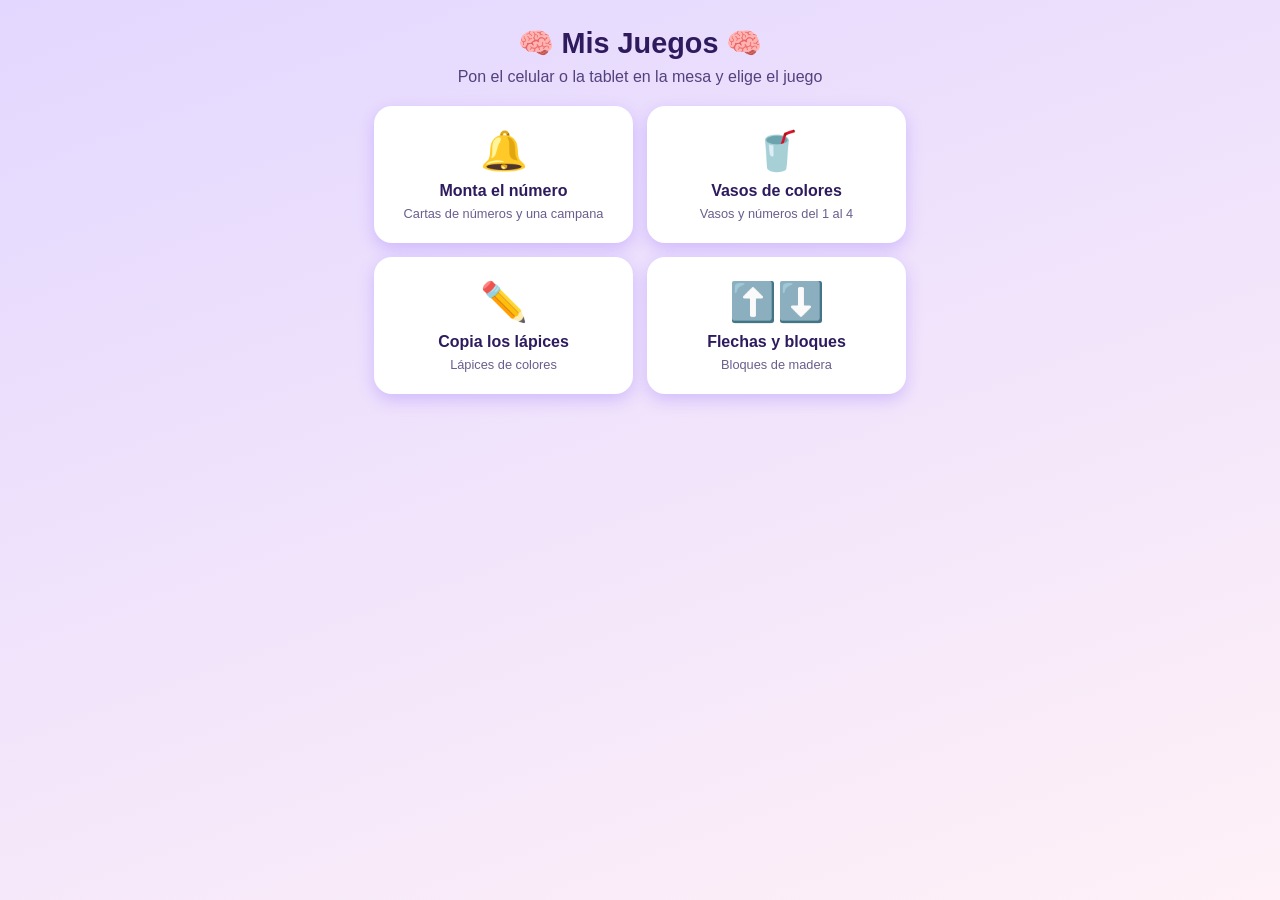
<file: index.html>
<!DOCTYPE html>
<html lang="es">
<head>
  <meta charset="UTF-8">
  <meta name="viewport" content="width=device-width, initial-scale=1">
  <title>Mis Juegos 🧠</title>
  <link rel="stylesheet" href="css/style.css">
</head>
<body>
  <main class="container">
    <h1>🧠 Mis Juegos 🧠</h1>
    <p class="subtitle">Pon el celular o la tablet en la mesa y elige el juego</p>
    <nav class="menu">
      <a class="card" href="html/numero.html"><span>🔔</span>Monta el número<small>Cartas de números y una campana</small></a>
      <a class="card" href="html/vasos.html"><span>🥤</span>Vasos de colores<small>Vasos y números del 1 al 4</small></a>
      <a class="card" href="html/lapices.html"><span>✏️</span>Copia los lápices<small>Lápices de colores</small></a>
      <a class="card" href="html/flechas.html"><span>⬆️⬇️</span>Flechas y bloques<small>Bloques de madera</small></a>
    </nav>
  </main>
</body>
</html>
</file>
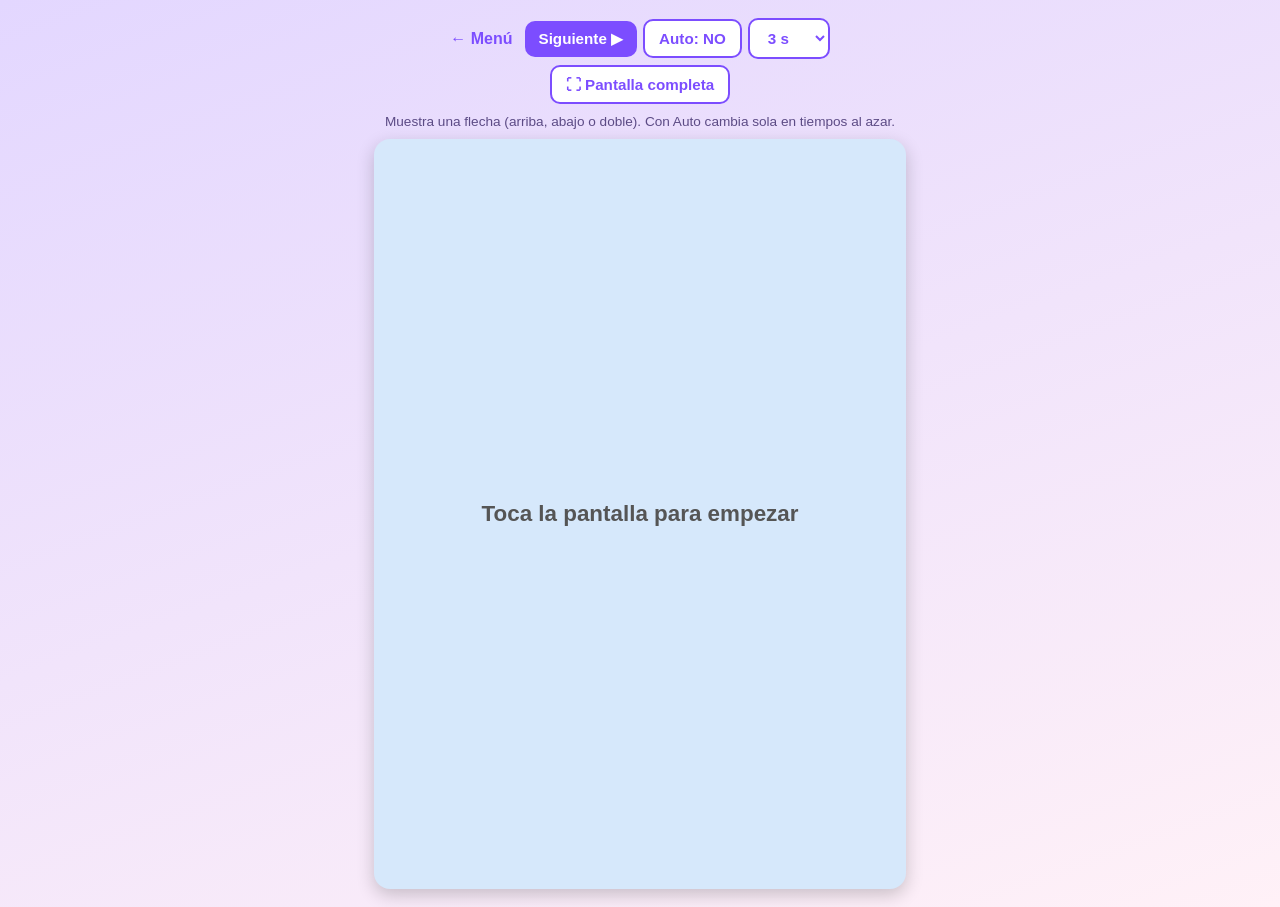
<file: html/flechas.html>
<!DOCTYPE html>
<html lang="es">
<head>
  <meta charset="UTF-8">
  <meta name="viewport" content="width=device-width, initial-scale=1">
  <title>Flechas y bloques</title>
  <link rel="stylesheet" href="../css/style.css">
</head>
<body>
  <main class="container">
    <div class="bar">
      <a class="back" href="../index.html">← Menú</a>
      <button id="next">Siguiente ▶</button>
      <button id="auto" class="alt">Auto: NO</button>
      <select id="secs"><option value="2">2 s</option><option value="3">3 s</option><option value="4">4 s</option><option value="5">5 s</option><option value="6">6 s</option><option value="8">8 s</option><option value="10">10 s</option></select>
      <button id="full" class="alt">⛶ Pantalla completa</button>
    </div>
    <p class="help">Muestra una flecha (arriba, abajo o doble). Con Auto cambia sola en tiempos al azar.</p>
    <div class="screen" id="screen">
      <div id="stage"></div>
      <div id="prog"></div>
      <button id="exit">✕</button>
    </div>
  </main>
  <script src="../js/pantalla.js"></script>
  <script src="../js/flechas.js"></script>
</body>
</html>
</file>
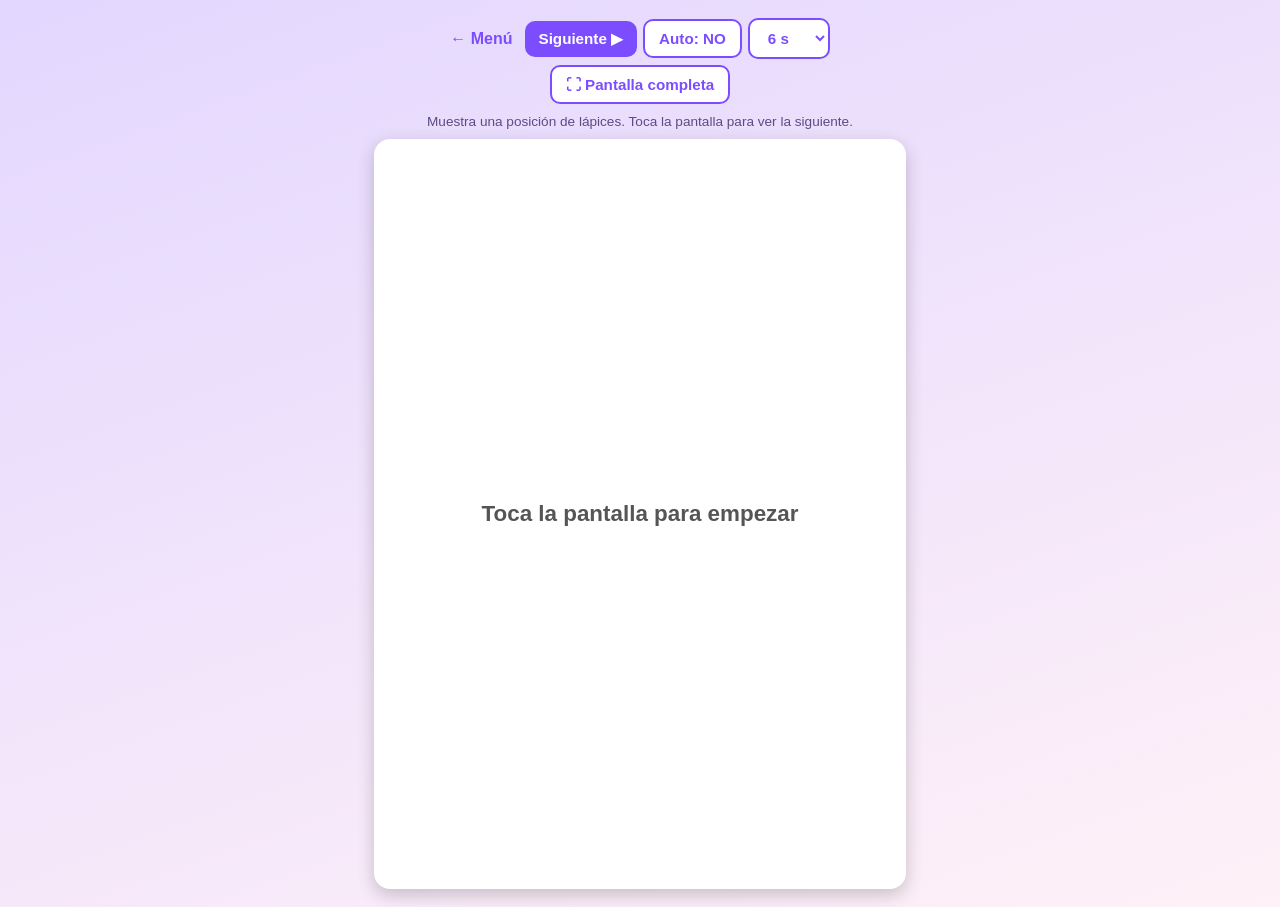
<file: html/lapices.html>
<!DOCTYPE html>
<html lang="es">
<head>
  <meta charset="UTF-8">
  <meta name="viewport" content="width=device-width, initial-scale=1">
  <title>Copia los lápices</title>
  <link rel="stylesheet" href="../css/style.css">
</head>
<body>
  <main class="container">
    <div class="bar">
      <a class="back" href="../index.html">← Menú</a>
      <button id="next">Siguiente ▶</button>
      <button id="auto" class="alt">Auto: NO</button>
      <select id="secs"><option value="2">2 s</option><option value="3">3 s</option><option value="4">4 s</option><option value="5">5 s</option><option value="6">6 s</option><option value="8">8 s</option><option value="10">10 s</option></select>
      <button id="full" class="alt">⛶ Pantalla completa</button>
    </div>
    <p class="help">Muestra una posición de lápices. Toca la pantalla para ver la siguiente.</p>
    <div class="screen" id="screen">
      <div id="stage"></div>
      <div id="prog"></div>
      <button id="exit">✕</button>
    </div>
  </main>
  <script src="../js/pantalla.js"></script>
  <script src="../js/lapices.js"></script>
</body>
</html>
</file>
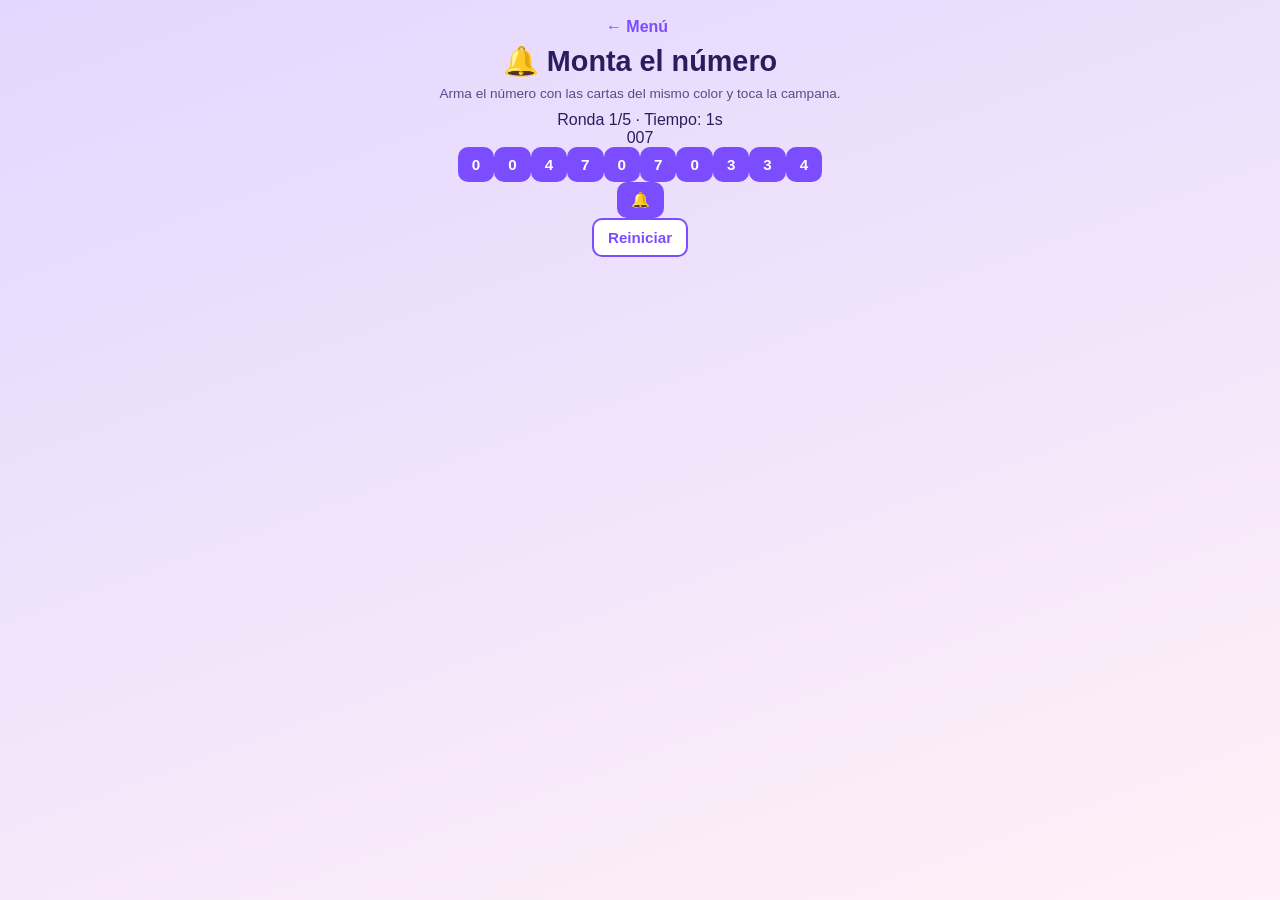
<file: html/montar-numero.html>
<!DOCTYPE html>
<html lang="es">
<head>
  <meta charset="UTF-8">
  <meta name="viewport" content="width=device-width, initial-scale=1">
  <title>🔔 Monta el número</title>
  <link rel="stylesheet" href="../css/style.css">
</head>
<body>
  <main class="container">
    <a class="back" href="../index.html">← Menú</a>
    <h1>🔔 Monta el número</h1>
    <p class="help">Arma el número con las cartas del mismo color y toca la campana.</p>
    <p class="info">Ronda <span id="round">1</span>/5 · Tiempo: <span id="time">0</span>s</p>
    <div class="numcard" id="target"></div>
    <div class="slots" id="slots"></div>
    <div class="hand" id="hand"></div>
    <button class="bell" id="bell">🔔</button>
    <p class="msg" id="msg"></p>
    <button class="alt" id="reset">Reiniciar</button>
  </main>
  <script src="../js/montar-numero.js"></script>
</body>
</html>
</file>
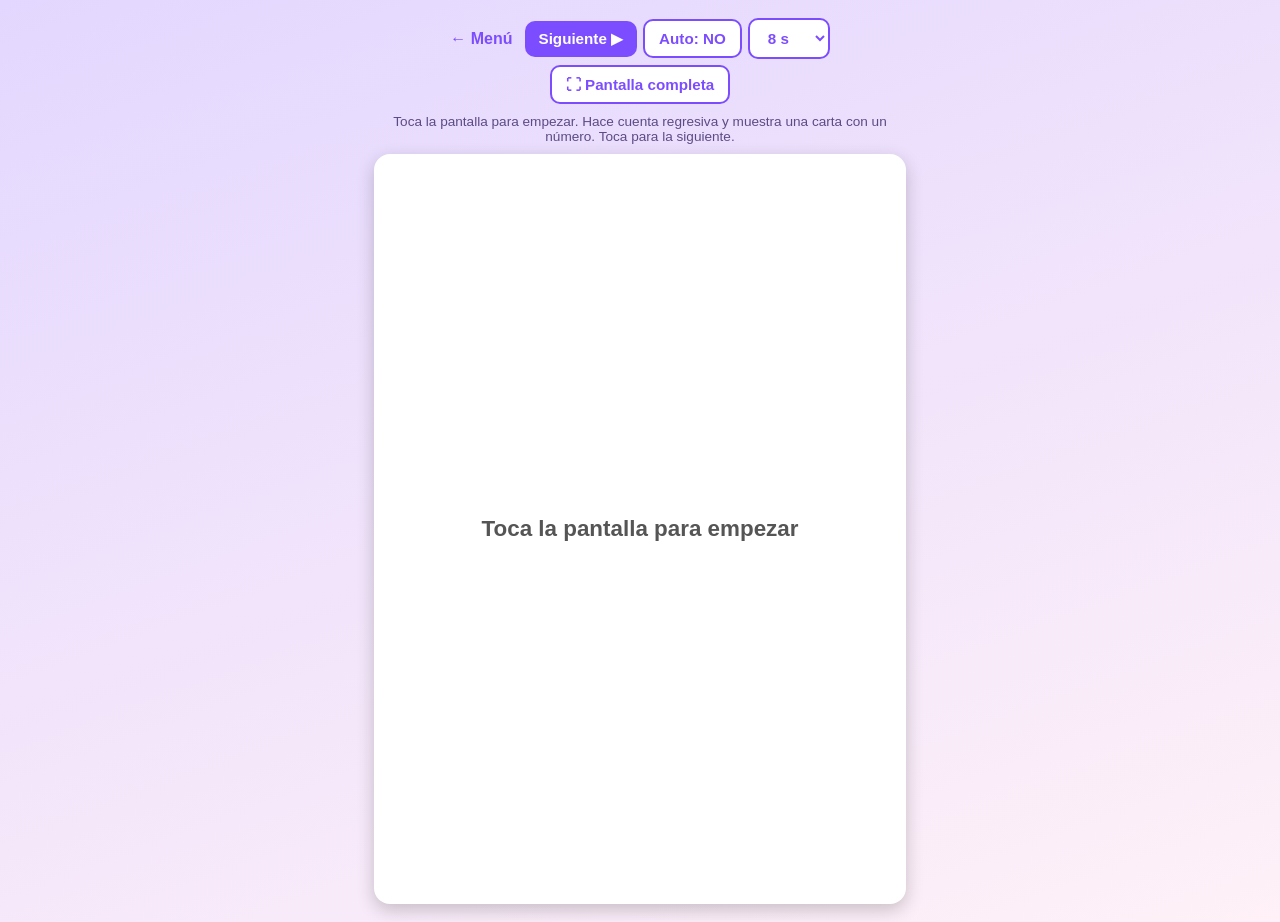
<file: html/numero.html>
<!DOCTYPE html>
<html lang="es">
<head>
  <meta charset="UTF-8">
  <meta name="viewport" content="width=device-width, initial-scale=1">
  <title>Monta el número</title>
  <link rel="stylesheet" href="../css/style.css">
</head>
<body>
  <main class="container">
    <div class="bar">
      <a class="back" href="../index.html">← Menú</a>
      <button id="next">Siguiente ▶</button>
      <button id="auto" class="alt">Auto: NO</button>
      <select id="secs"><option value="2">2 s</option><option value="3">3 s</option><option value="4">4 s</option><option value="5">5 s</option><option value="6">6 s</option><option value="8">8 s</option><option value="10">10 s</option></select>
      <button id="full" class="alt">⛶ Pantalla completa</button>
    </div>
    <p class="help">Toca la pantalla para empezar. Hace cuenta regresiva y muestra una carta con un número. Toca para la siguiente.</p>
    <div class="screen" id="screen">
      <div id="stage"></div>
      <div id="prog"></div>
      <button id="exit">✕</button>
    </div>
  </main>
  <script src="../js/pantalla.js"></script>
  <script src="../js/numero.js"></script>
</body>
</html>
</file>
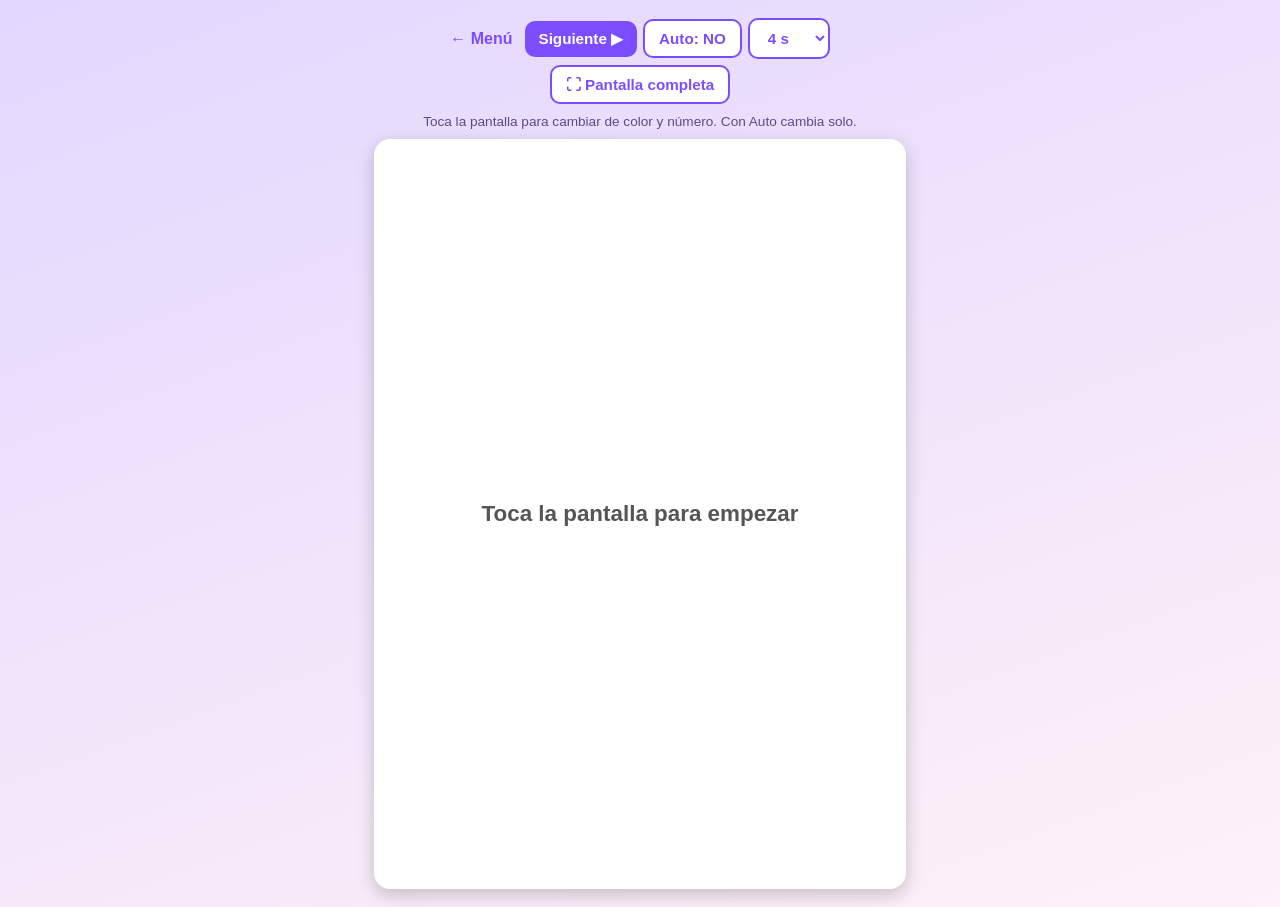
<file: html/vasos.html>
<!DOCTYPE html>
<html lang="es">
<head>
  <meta charset="UTF-8">
  <meta name="viewport" content="width=device-width, initial-scale=1">
  <title>Vasos de colores</title>
  <link rel="stylesheet" href="../css/style.css">
</head>
<body>
  <main class="container">
    <div class="bar">
      <a class="back" href="../index.html">← Menú</a>
      <button id="next">Siguiente ▶</button>
      <button id="auto" class="alt">Auto: NO</button>
      <select id="secs"><option value="2">2 s</option><option value="3">3 s</option><option value="4">4 s</option><option value="5">5 s</option><option value="6">6 s</option><option value="8">8 s</option><option value="10">10 s</option></select>
      <button id="full" class="alt">⛶ Pantalla completa</button>
    </div>
    <p class="help">Toca la pantalla para cambiar de color y número. Con Auto cambia solo.</p>
    <div class="screen" id="screen">
      <div id="stage"></div>
      <div id="prog"></div>
      <button id="exit">✕</button>
    </div>
  </main>
  <script src="../js/pantalla.js"></script>
  <script src="../js/vasos.js"></script>
</body>
</html>
</file>
<file: css/style.css>
*{box-sizing:border-box;margin:0;padding:0;-webkit-tap-highlight-color:transparent}
body{font-family:'Segoe UI',Arial,sans-serif;background:linear-gradient(160deg,#e3d7ff,#fff1f7);min-height:100vh;color:#2d1b5e;text-align:center}
.container{max-width:560px;margin:0 auto;padding:18px 14px}
h1{font-size:1.8rem;margin:8px 0}
.subtitle{margin-bottom:20px;opacity:.8}
.menu{display:grid;grid-template-columns:1fr 1fr;gap:14px}
.card{background:#fff;border-radius:18px;padding:22px 10px;text-decoration:none;color:#2d1b5e;font-weight:700;box-shadow:0 6px 16px rgba(124,77,255,.25);transition:transform .15s}
.card:hover{transform:translateY(-4px)}
.card span{display:block;font-size:2.4rem;margin-bottom:8px}
.card small{display:block;font-weight:400;opacity:.7;margin-top:6px;font-size:.8rem}

.bar{display:flex;flex-wrap:wrap;gap:6px;align-items:center;justify-content:center;margin-bottom:10px}
.back{color:#7c4dff;font-weight:700;text-decoration:none;margin-right:6px}
button,select{background:#7c4dff;color:#fff;border:none;border-radius:10px;padding:9px 14px;font-size:.95rem;font-weight:700;cursor:pointer}
button.alt,select{background:#fff;color:#7c4dff;border:2px solid #7c4dff}
.help{font-size:.85rem;opacity:.75;margin-bottom:10px}

.screen{position:relative;height:calc(100vh - 150px);min-height:380px;background:#fff;border-radius:16px;overflow:hidden;display:flex;align-items:center;justify-content:center;box-shadow:0 6px 18px rgba(0,0,0,.2);cursor:pointer;user-select:none}
.screen.full{position:fixed;inset:0;height:100vh;border-radius:0;z-index:50}
#stage{display:flex;align-items:center;justify-content:center;width:100%;height:100%}
#prog{position:absolute;left:0;bottom:0;height:6px;width:0;background:rgba(0,0,0,.35)}
#exit{display:none;position:absolute;top:10px;right:10px;padding:6px 12px;opacity:.5}
.screen.full #exit{display:block}
.hint{font-size:1.4rem;font-weight:700;color:#555;padding:20px}

/* Monta el número */
.count{font-size:min(60vh,22rem);font-weight:900;color:#fff;-webkit-text-stroke:8px #111;text-shadow:10px 10px 0 #111;line-height:1}
.uno{height:88%;max-height:560px;filter:drop-shadow(0 6px 10px rgba(0,0,0,.3))}
/* Vasos */
.circ{width:min(34vh,60vw);height:min(34vh,60vw);border:4px solid #111;border-radius:50%;display:flex;align-items:center;justify-content:center;font-size:min(20vh,30vw);font-weight:600;color:#111}
/* Lápices */
.pen{width:100%;height:100%;max-width:700px}
/* Flechas */
.arrow{height:70%;max-height:520px;width:70%}
</file>
